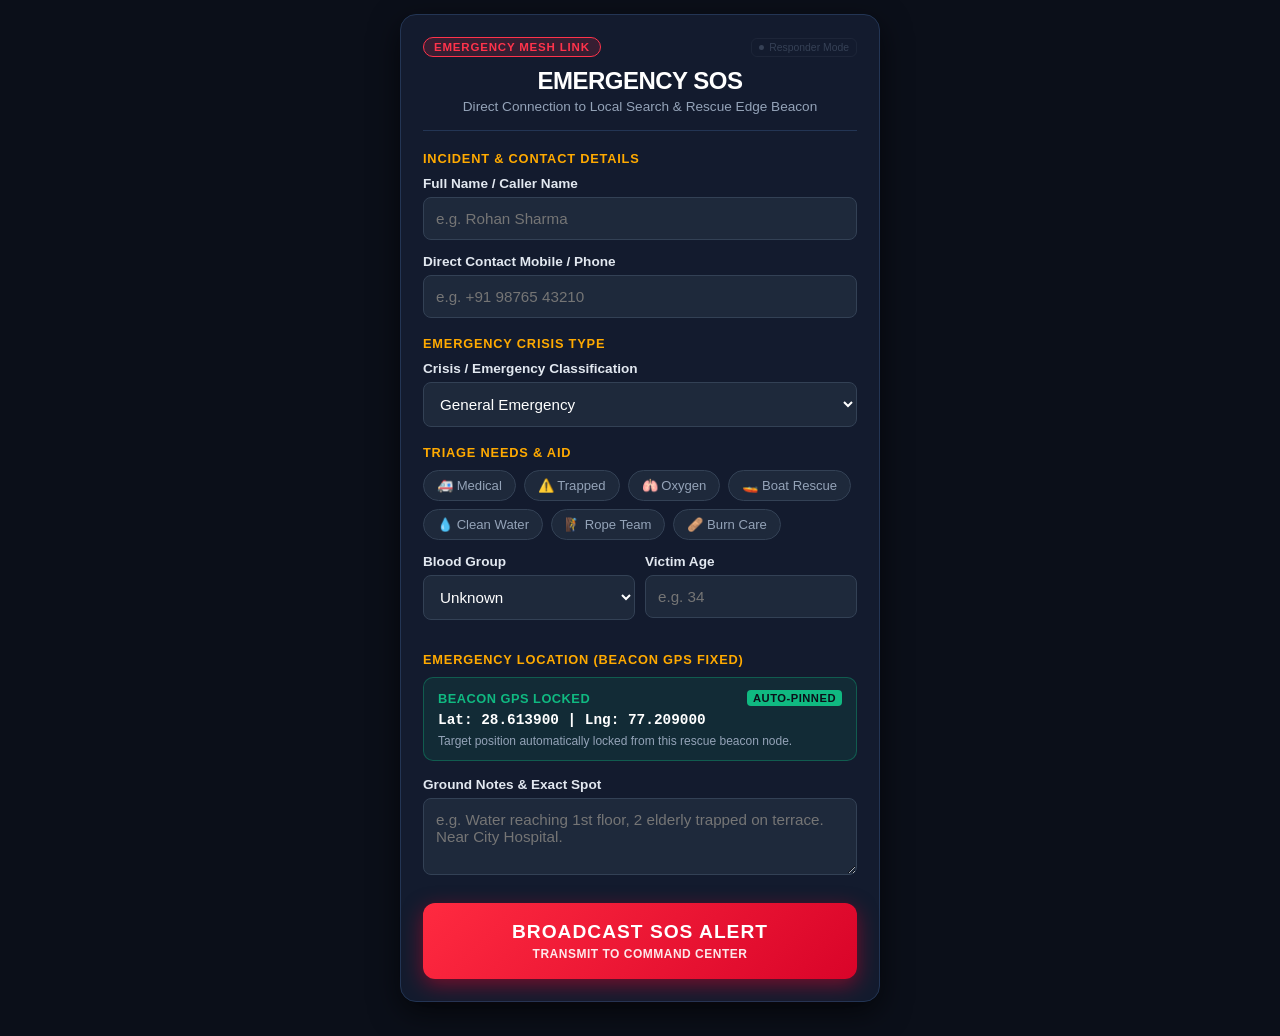
<file: ESP32FIles/data/index.html>
<!DOCTYPE html>
<html lang="en">
<head>
  <meta charset="UTF-8">
  <meta name="viewport" content="width=device-width, initial-scale=1.0, maximum-scale=1.0, user-scalable=no">
  <title>EMERGENCY SOS DISPATCH</title>
  <style>
    :root {
      --bg-color: #0b0f19;
      --card-bg: #131b2e;
      --card-border: #233554;
      --danger-red: #ff334b;
      --danger-glow: rgba(255, 51, 75, 0.4);
      --accent-amber: #ffaa00;
      --accent-cyan: #38bdf8;
      --cyan-glow: rgba(56, 189, 248, 0.4);
      --text-main: #f8fafc;
      --text-muted: #94a3b8;
      --input-bg: #1e293b;
      --input-border: #334155;
      --input-focus: #38bdf8;
      --success-green: #10b981;
    }

    * {
      box-sizing: border-box;
      margin: 0;
      padding: 0;
      font-family: -apple-system, BlinkMacSystemFont, "Segoe UI", Roboto, Helvetica, Arial, sans-serif;
    }

    body {
      background-color: var(--bg-color);
      color: var(--text-main);
      padding: 14px;
      display: flex;
      justify-content: center;
      align-items: flex-start;
      min-height: 100vh;
    }

    .container {
      width: 100%;
      max-width: 480px;
      background: var(--card-bg);
      border: 1px solid var(--card-border);
      border-radius: 16px;
      padding: 22px;
      box-shadow: 0 10px 30px rgba(0, 0, 0, 0.6);
      margin-bottom: 20px;
    }

    .header {
      border-bottom: 1px solid var(--card-border);
      padding-bottom: 16px;
      margin-bottom: 20px;
    }

    /* Top bar holding badge and stealth responder toggle */
    .header-top-row {
      display: flex;
      align-items: center;
      justify-content: space-between;
      margin-bottom: 10px;
    }

    .header-badge {
      display: inline-flex;
      align-items: center;
      gap: 6px;
      background: rgba(255, 51, 75, 0.15);
      color: var(--danger-red);
      border: 1px solid var(--danger-red);
      padding: 3px 10px;
      border-radius: 20px;
      font-size: 0.72rem;
      font-weight: 700;
      letter-spacing: 0.8px;
      text-transform: uppercase;
      animation: pulse-border 2s infinite;
      transition: all 0.3s ease;
    }

    .header-badge.volunteer-mode {
      background: rgba(56, 189, 248, 0.15);
      color: var(--accent-cyan);
      border-color: var(--accent-cyan);
      animation: pulse-cyan-border 2s infinite;
    }

    /* Very subtle / minimal stealth toggle - only known by volunteers */
    .stealth-responder-toggle {
      background: transparent;
      border: 1px solid rgba(148, 163, 184, 0.18);
      color: #64748b;
      padding: 3px 7px;
      border-radius: 6px;
      font-size: 0.65rem;
      font-weight: 500;
      display: inline-flex;
      align-items: center;
      gap: 5px;
      cursor: pointer;
      opacity: 0.42;
      outline: none;
      transition: all 0.25s ease;
      user-select: none;
    }

    .stealth-responder-toggle .stealth-indicator {
      width: 5px;
      height: 5px;
      border-radius: 50%;
      background: #64748b;
      transition: all 0.25s ease;
    }

    .stealth-responder-toggle:hover {
      opacity: 0.85;
      border-color: rgba(56, 189, 248, 0.4);
      color: #94a3b8;
    }

    .stealth-responder-toggle.active {
      opacity: 1;
      background: rgba(56, 189, 248, 0.12);
      border-color: var(--accent-cyan);
      color: var(--accent-cyan);
      font-weight: 700;
      box-shadow: 0 0 8px rgba(56, 189, 248, 0.25);
    }

    .stealth-responder-toggle.active .stealth-indicator {
      background: var(--accent-cyan);
      box-shadow: 0 0 6px var(--accent-cyan);
    }

    @keyframes pulse-border {
      0%, 100% { box-shadow: 0 0 0 0 var(--danger-glow); }
      50% { box-shadow: 0 0 10px 3px var(--danger-glow); }
    }

    @keyframes pulse-cyan-border {
      0%, 100% { box-shadow: 0 0 0 0 var(--cyan-glow); }
      50% { box-shadow: 0 0 10px 3px var(--cyan-glow); }
    }

    .header-text {
      text-align: center;
    }

    .header h1 {
      font-size: 1.5rem;
      font-weight: 800;
      letter-spacing: -0.5px;
      color: #ffffff;
      display: flex;
      align-items: center;
      justify-content: center;
      gap: 8px;
    }

    .header p {
      color: var(--text-muted);
      font-size: 0.85rem;
      margin-top: 4px;
    }

    .section-title {
      font-size: 0.8rem;
      font-weight: 700;
      text-transform: uppercase;
      letter-spacing: 0.8px;
      color: var(--accent-amber);
      margin: 18px 0 10px 0;
      display: flex;
      align-items: center;
      justify-content: space-between;
      gap: 6px;
    }

    .badge-critical {
      background: #ef4444;
      color: #ffffff;
      font-size: 0.65rem;
      font-weight: 800;
      padding: 2px 7px;
      border-radius: 4px;
      letter-spacing: 0.6px;
      text-transform: uppercase;
    }

    .form-group {
      margin-bottom: 14px;
    }

    label {
      display: block;
      font-size: 0.85rem;
      font-weight: 600;
      margin-bottom: 6px;
      color: #e2e8f0;
    }

    input[type="text"],
    input[type="tel"],
    input[type="number"],
    select,
    textarea {
      width: 100%;
      background: var(--input-bg);
      border: 1px solid var(--input-border);
      border-radius: 8px;
      color: #ffffff;
      padding: 12px;
      font-size: 0.95rem;
      transition: all 0.2s ease;
      outline: none;
    }

    input:focus,
    select:focus,
    textarea:focus {
      border-color: var(--input-focus);
      box-shadow: 0 0 0 2px rgba(56, 189, 248, 0.2);
    }

    .grid-2 {
      display: grid;
      grid-template-columns: 1fr 1fr;
      gap: 10px;
    }

    /* Auto Node GPS Card */
    .gps-lock-card {
      background: rgba(16, 185, 129, 0.1);
      border: 1px solid rgba(16, 185, 129, 0.35);
      border-radius: 10px;
      padding: 12px 14px;
      margin-bottom: 16px;
      display: flex;
      flex-direction: column;
      gap: 6px;
    }

    .gps-lock-header {
      display: flex;
      align-items: center;
      justify-content: space-between;
      color: #10b981;
      font-size: 0.8rem;
      font-weight: 800;
      text-transform: uppercase;
      letter-spacing: 0.5px;
    }

    .gps-lock-coords {
      font-size: 0.9rem;
      font-weight: 700;
      color: #ffffff;
      font-family: monospace;
    }

    .gps-lock-subtext {
      font-size: 0.75rem;
      color: var(--text-muted);
    }

    /* Needs Tag Chips */
    .chip-container {
      display: flex;
      flex-wrap: wrap;
      gap: 8px;
      margin-top: 6px;
    }

    .chip {
      background: var(--input-bg);
      border: 1px solid var(--input-border);
      border-radius: 20px;
      padding: 7px 13px;
      font-size: 0.82rem;
      color: var(--text-muted);
      cursor: pointer;
      user-select: none;
      transition: all 0.2s ease;
    }

    .chip.active {
      background: rgba(255, 170, 0, 0.2);
      border-color: var(--accent-amber);
      color: #ffd27a;
      font-weight: 600;
      box-shadow: 0 0 10px rgba(255, 170, 0, 0.2);
    }

    /* SOS & Backup Submit Button */
    .sos-button-wrapper {
      margin-top: 24px;
    }

    .sos-btn {
      width: 100%;
      background: linear-gradient(135deg, #ff2a40, #d90429);
      color: white;
      border: none;
      border-radius: 12px;
      padding: 18px 20px;
      font-size: 1.2rem;
      font-weight: 900;
      letter-spacing: 1px;
      cursor: pointer;
      display: flex;
      flex-direction: column;
      align-items: center;
      justify-content: center;
      gap: 4px;
      box-shadow: 0 6px 20px rgba(217, 4, 41, 0.5);
      transition: all 0.25s ease;
      animation: pulse-sos 1.8s infinite;
    }

    .sos-btn:active {
      transform: scale(0.98);
    }

    .sos-btn span.subtext {
      font-size: 0.75rem;
      font-weight: 600;
      letter-spacing: 0.5px;
      opacity: 0.9;
      text-transform: uppercase;
    }

    .sos-btn.volunteer-mode {
      background: linear-gradient(135deg, #0284c7, #1d4ed8);
      box-shadow: 0 6px 20px rgba(29, 78, 216, 0.5);
      animation: pulse-volunteer 1.8s infinite;
    }

    @keyframes pulse-sos {
      0%, 100% { box-shadow: 0 0 0 0 rgba(255, 51, 75, 0.6); }
      50% { box-shadow: 0 0 20px 8px rgba(255, 51, 75, 0.3); }
    }

    @keyframes pulse-volunteer {
      0%, 100% { box-shadow: 0 0 0 0 rgba(56, 189, 248, 0.6); }
      50% { box-shadow: 0 0 20px 8px rgba(56, 189, 248, 0.3); }
    }

    /* Confirmation Modal */
    .overlay {
      display: none;
      position: fixed;
      top: 0;
      left: 0;
      width: 100%;
      height: 100%;
      background: rgba(11, 15, 25, 0.95);
      backdrop-filter: blur(8px);
      z-index: 100;
      justify-content: center;
      align-items: center;
      padding: 20px;
    }

    .overlay-card {
      background: var(--card-bg);
      border: 2px solid var(--success-green);
      border-radius: 16px;
      padding: 30px 20px;
      text-align: center;
      max-width: 420px;
      width: 100%;
      box-shadow: 0 10px 40px rgba(16, 185, 129, 0.3);
    }

    .overlay-icon {
      font-size: 3rem;
      margin-bottom: 12px;
    }

    .overlay-title {
      font-size: 1.35rem;
      font-weight: 800;
      color: #ffffff;
      margin-bottom: 8px;
    }

    .overlay-desc {
      color: var(--text-muted);
      font-size: 0.9rem;
      line-height: 1.45;
      margin-bottom: 20px;
    }

    .reset-btn {
      background: #334155;
      color: white;
      border: none;
      padding: 10px 20px;
      border-radius: 8px;
      font-weight: 600;
      cursor: pointer;
    }
  </style>
</head>
<body>

  <div class="container">

    <div class="header">
      <div class="header-top-row">
        <div class="header-badge" id="headerBadge">EMERGENCY MESH LINK</div>
        <!-- MINIMAL DISCREET RESPONDER TOGGLE -->
        <button type="button" class="stealth-responder-toggle" id="stealthToggleBtn" onclick="toggleRole()" title="Field Responder Mode Toggle">
          <span class="stealth-indicator"></span>
          <span id="stealthLabel">Responder Mode</span>
        </button>
      </div>
      <div class="header-text">
        <h1 id="headerTitle">EMERGENCY SOS</h1>
        <p id="headerSubtitle">Direct Connection to Local Search & Rescue Edge Beacon</p>
      </div>
    </div>

    <!-- MAIN FORM -->
    <form id="sosForm" onsubmit="submitSOS(event)">
      <input type="hidden" name="user_role" id="user_role" value="citizen">

      <!-- SHARED CONTACT DETAILS -->
      <div class="section-title">
        <span id="contactSectionTitle">Incident & Contact Details</span>
      </div>

      <div class="form-group">
        <label for="victim_name" id="nameLabel">Full Name / Caller Name</label>
        <input type="text" id="victim_name" name="victim_name" placeholder="e.g. Rohan Sharma">
      </div>

      <div class="form-group">
        <label for="phone" id="phoneLabel">Direct Contact Mobile / Phone</label>
        <input type="tel" id="phone" name="phone" placeholder="e.g. +91 98765 43210">
      </div>

      <!-- CITIZEN TRIAGE FIELDS (VISIBLE BY DEFAULT FOR CITIZENS) -->
      <div id="citizenFields">
        <div class="section-title">Emergency Crisis Type</div>

        <div class="form-group">
          <label for="emergency_type">Crisis / Emergency Classification</label>
          <select id="emergency_type" name="emergency_type">
            <option value="General Emergency" selected>General Emergency</option>
            <option value="Flood">Flood</option>
            <option value="Earthquake">Earthquake</option>
            <option value="Fire">Fire</option>
            <option value="Chemical Leak">Chemical Leak</option>
            <option value="Building Collapse">Building Collapse</option>
            <option value="Medical Trauma">Medical Trauma</option>
            <option value="Trapped / Structural">Trapped / Structural</option>
          </select>
        </div>

        <div class="section-title">Triage Needs & Aid</div>

        <div class="form-group">
          <div class="chip-container">
            <div class="chip" onclick="toggleChip(this, 'Medical')">🚑 Medical</div>
            <div class="chip" onclick="toggleChip(this, 'Trapped')">⚠️ Trapped</div>
            <div class="chip" onclick="toggleChip(this, 'Oxygen')">🫁 Oxygen</div>
            <div class="chip" onclick="toggleChip(this, 'Boat Rescue')">🚤 Boat Rescue</div>
            <div class="chip" onclick="toggleChip(this, 'Clean Water')">💧 Clean Water</div>
            <div class="chip" onclick="toggleChip(this, 'Rope Team')">🧗 Rope Team</div>
            <div class="chip" onclick="toggleChip(this, 'Burn Care')">🩹 Burn Care</div>
          </div>
          <input type="hidden" id="quick_needs" name="quick_needs" value="">
        </div>

        <div class="grid-2">
          <div class="form-group">
            <label for="blood_type">Blood Group</label>
            <select id="blood_type" name="blood_type">
              <option value="Unknown" selected>Unknown</option>
              <option value="A+">A+</option>
              <option value="A-">A-</option>
              <option value="B+">B+</option>
              <option value="B-">B-</option>
              <option value="O+">O+</option>
              <option value="O-">O-</option>
              <option value="AB+">AB+</option>
              <option value="AB-">AB-</option>
            </select>
          </div>

          <div class="form-group">
            <label for="age">Victim Age</label>
            <input type="number" id="age" name="age" min="0" max="130" placeholder="e.g. 34">
          </div>
        </div>
      </div>

      <!-- VOLUNTEER BACKUP FIELDS (REVEALED ONLY IN VOLUNTEER MODE) -->
      <div id="volunteerFields" style="display: none;">
        <div class="section-title" style="color: var(--accent-cyan);">
          <span>Field Reinforcement Request</span>
          <span class="badge-critical">CRITICAL</span>
        </div>

        <div class="form-group">
          <label for="volunteer_id">Volunteer ID / Responder Tag</label>
          <input type="text" id="volunteer_id" name="volunteer_id" placeholder="e.g. VOL-4821 / Squad Alpha">
        </div>

        <div class="form-group">
          <label for="backup_type">Backup Type</label>
          <select id="backup_type" name="backup_type">
            <option value="Medical" selected>Medical</option>
            <option value="Search & Rescue">Search & Rescue</option>
            <option value="Heavy Debris">Heavy Debris</option>
            <option value="Water Extraction">Water Extraction</option>
          </select>
        </div>

        <div class="form-group">
          <label for="personnel_needed">Personnel Needed</label>
          <input type="number" id="personnel_needed" name="personnel_needed" min="1" max="50" value="2" placeholder="e.g. 3">
        </div>
      </div>

      <!-- AUTO PRE-LOADED NODE GPS LOCATION -->
      <div class="section-title">Emergency Location (Beacon GPS Fixed)</div>
      
      <div class="gps-lock-card">
        <div class="gps-lock-header">
          <span>Beacon GPS Locked</span>
          <span style="font-size:0.7rem; background:#10b981; color:#0b0f19; padding:2px 6px; border-radius:4px; font-weight:800;">AUTO-PINNED</span>
        </div>
        <div class="gps-lock-coords" id="displayCoords">
          Lat: 28.613900 | Lng: 77.209000
        </div>
        <div class="gps-lock-subtext">
          Target position automatically locked from this rescue beacon node.
        </div>
      </div>

      <!-- Hidden inputs storing the node coordinates -->
      <input type="hidden" id="gps_lat" name="gps_lat" value="28.613900">
      <input type="hidden" id="gps_lng" name="gps_lng" value="77.209000">

      <!-- SITUATIONAL GROUND NOTES -->
      <div class="form-group">
        <label for="message" id="messageLabel">Ground Notes & Exact Spot</label>
        <textarea id="message" name="message" rows="3" placeholder="e.g. Water reaching 1st floor, 2 elderly trapped on terrace. Near City Hospital."></textarea>
      </div>

      <!-- SUBMISSION BUTTON -->
      <div class="sos-button-wrapper">
        <button type="submit" id="submitBtn" class="sos-btn">
          <span id="btnMainText">BROADCAST SOS ALERT</span>
          <span class="subtext" id="btnSubText">TRANSMIT TO COMMAND CENTER</span>
        </button>
      </div>

    </form>
  </div>

  <!-- Confirmation Modal -->
  <div id="confirmationOverlay" class="overlay">
    <div class="overlay-card">
      <div class="overlay-icon" id="confirmIcon">&#10003;</div>
      <div class="overlay-title" id="confirmTitle">SOS TRANSMITTED!</div>
      <div class="overlay-desc" id="confirmDesc">
        Your distress report and beacon GPS coordinates have been registered and transmitted to the rescue command network. Stay in a safe position.
      </div>
      <button class="reset-btn" onclick="closeConfirmation()">Submit Another Report</button>
    </div>
  </div>

  <script>
    let activeRole = 'citizen';
    const selectedNeeds = new Set();

    function toggleRole() {
      setRole(activeRole === 'citizen' ? 'volunteer' : 'citizen');
    }

    function setRole(role) {
      activeRole = role;
      const stealthBtn = document.getElementById('stealthToggleBtn');
      const stealthLabel = document.getElementById('stealthLabel');
      const hiddenRole = document.getElementById('user_role');
      const citizenFields = document.getElementById('citizenFields');
      const volunteerFields = document.getElementById('volunteerFields');
      const headerBadge = document.getElementById('headerBadge');
      const headerTitle = document.getElementById('headerTitle');
      const submitBtn = document.getElementById('submitBtn');
      const btnMainText = document.getElementById('btnMainText');
      const btnSubText = document.getElementById('btnSubText');
      const nameLabel = document.getElementById('nameLabel');
      const nameInput = document.getElementById('victim_name');
      const messageLabel = document.getElementById('messageLabel');

      if (hiddenRole) hiddenRole.value = role;

      if (role === 'volunteer') {
        stealthBtn.classList.add('active');
        stealthLabel.innerText = 'Responder Active (Exit)';

        citizenFields.style.display = 'none';
        volunteerFields.style.display = 'block';

        headerBadge.innerText = 'VOLUNTEER FIELD MESH';
        headerBadge.classList.add('volunteer-mode');
        headerTitle.innerText = 'VOLUNTEER BACKUP';

        nameLabel.innerText = 'Volunteer Name / Lead Responder';
        nameInput.placeholder = 'e.g. Commander Sarah Chen';
        messageLabel.innerText = 'Field Situation & Reinforcement Notes';

        submitBtn.classList.add('volunteer-mode');
        btnMainText.innerText = 'BROADCAST BACKUP REQUEST';
        btnSubText.innerText = 'LOCAL UDP & HIGH-PRIORITY MESH PUSH';
      } else {
        stealthBtn.classList.remove('active');
        stealthLabel.innerText = 'Responder Mode';

        volunteerFields.style.display = 'none';
        citizenFields.style.display = 'block';

        headerBadge.innerText = 'EMERGENCY MESH LINK';
        headerBadge.classList.remove('volunteer-mode');
        headerTitle.innerText = 'EMERGENCY SOS';

        nameLabel.innerText = 'Full Name / Caller Name';
        nameInput.placeholder = 'e.g. Rohan Sharma';
        messageLabel.innerText = 'Ground Notes & Exact Spot';

        submitBtn.classList.remove('volunteer-mode');
        btnMainText.innerText = 'BROADCAST SOS ALERT';
        btnSubText.innerText = 'TRANSMIT TO COMMAND CENTER';
      }
    }

    function toggleChip(el, need) {
      if (selectedNeeds.has(need)) {
        selectedNeeds.delete(need);
        el.classList.remove('active');
      } else {
        selectedNeeds.add(need);
        el.classList.add('active');
      }
      document.getElementById('quick_needs').value = Array.from(selectedNeeds).join(', ');
    }

    function submitSOS(event) {
      event.preventDefault();
      const btn = document.getElementById('submitBtn');
      btn.disabled = true;
      btn.innerHTML = '<span>TRANSMITTING...</span>';

      const isVolunteer = (activeRole === 'volunteer');
      const callerName = document.getElementById('victim_name').value.trim() || (isVolunteer ? "Field Volunteer" : "Emergency Caller");
      const phone = document.getElementById('phone').value.trim() || "N/A";
      const lat = parseFloat(document.getElementById('gps_lat').value) || 28.613900;
      const lng = parseFloat(document.getElementById('gps_lng').value) || 77.209000;
      const notes = document.getElementById('message').value.trim() || "";

      let payload = {
        sender_name: callerName,
        victim_name: callerName,
        sender_phone: phone,
        phone: phone,
        latitude: lat,
        gps_lat: lat,
        longitude: lng,
        gps_lng: lng,
        message: notes
      };

      if (isVolunteer) {
        const volunteerId = document.getElementById('volunteer_id').value.trim() || "VOL-UNASSIGNED";
        const backupType = document.getElementById('backup_type').value || "Search & Rescue";
        const personnelNeeded = parseInt(document.getElementById('personnel_needed').value) || 1;

        // Specific volunteer payload attributes
        payload.alert_type = "VOLUNTEER_BACKUP";
        payload.priority = "CRITICAL";
        payload.volunteer_id = volunteerId;
        payload.backup_type = backupType;
        payload.personnel_needed = personnelNeeded;
        payload.emergency_type = "Volunteer Backup: " + backupType;
        payload.event = "VOLUNTEER_BACKUP";
      } else {
        payload.alert_type = "CITIZEN_SOS";
        payload.priority = "HIGH";
        payload.emergency_type = document.getElementById('emergency_type').value || "General Emergency";
        payload.medical_needs = document.getElementById('quick_needs').value.trim() || "";
        payload.quick_needs = document.getElementById('quick_needs').value.trim() || "";
        payload.blood_type = document.getElementById('blood_type').value || "Unknown";
        payload.age = parseInt(document.getElementById('age').value) || null;
        payload.event = "SOS_DISPATCH";
      }

      fetch('/submit-sos', {
        method: 'POST',
        headers: { 'Content-Type': 'application/json' },
        body: JSON.stringify(payload)
      })
      .then(res => res.json())
      .then(data => {
        if (isVolunteer) {
          document.getElementById('confirmIcon').innerText = '🛡️';
          document.getElementById('confirmTitle').innerText = 'BACKUP REQUEST DISPATCHED!';
          document.getElementById('confirmDesc').innerText = 'CRITICAL volunteer reinforcement alert broadcasted locally over UDP (Port 19700) and queued ahead of telemetry across the ESP-MESH backbone.';
        } else {
          document.getElementById('confirmIcon').innerText = '✓';
          document.getElementById('confirmTitle').innerText = 'SOS TRANSMITTED!';
          document.getElementById('confirmDesc').innerText = 'Your distress report and beacon GPS coordinates have been registered and transmitted to the rescue command network. Stay in a safe position.';
        }
        document.getElementById('confirmationOverlay').style.display = 'flex';
        btn.disabled = false;
        setRole(activeRole);
      })
      .catch(err => {
        if (isVolunteer) {
          document.getElementById('confirmIcon').innerText = '🛡️';
          document.getElementById('confirmTitle').innerText = 'BACKUP REQUEST QUEUED!';
          document.getElementById('confirmDesc').innerText = 'Emergency reinforcement payload captured by edge beacon node and queued for local responders.';
        } else {
          document.getElementById('confirmIcon').innerText = '✓';
          document.getElementById('confirmTitle').innerText = 'SOS TRANSMITTED!';
          document.getElementById('confirmDesc').innerText = 'Your distress report and beacon GPS coordinates have been registered and transmitted to the rescue command network. Stay in a safe position.';
        }
        document.getElementById('confirmationOverlay').style.display = 'flex';
        btn.disabled = false;
        setRole(activeRole);
      });
    }

    function closeConfirmation() {
      document.getElementById('confirmationOverlay').style.display = 'none';
      document.getElementById('sosForm').reset();
      selectedNeeds.clear();
      document.querySelectorAll('.chip').forEach(c => c.classList.remove('active'));
      setRole('citizen');
    }
  </script>
</body>
</html>
</file>
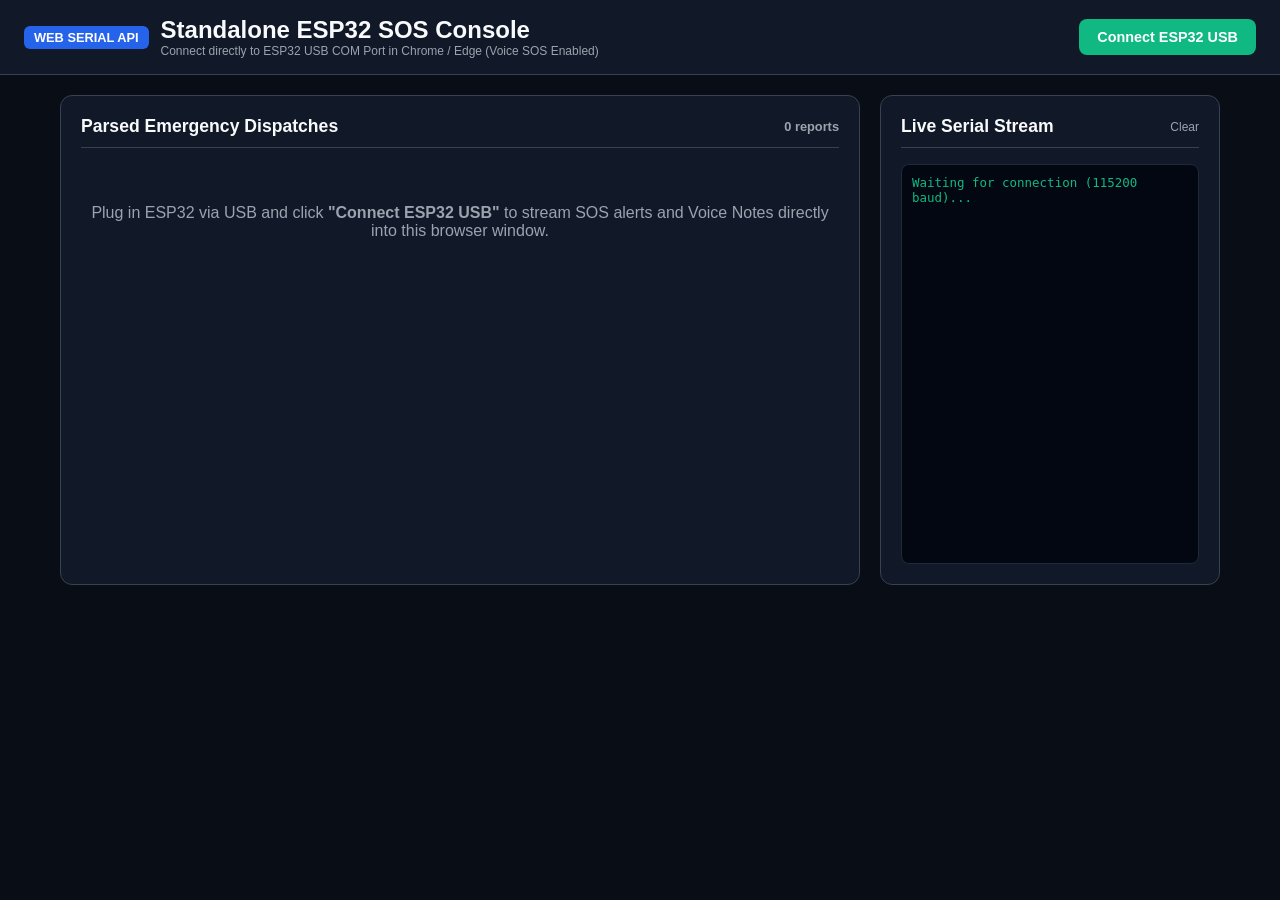
<file: ESP32FIles/web_serial_dashboard.html>
<!DOCTYPE html>
<html lang="en">
<head>
  <meta charset="UTF-8">
  <meta name="viewport" content="width=device-width, initial-scale=1.0">
  <title>Browser Web-Serial SOS Receiver (With Voice SOS Player)</title>
  <style>
    :root {
      --bg-dark: #090d16;
      --panel-bg: #111827;
      --card-bg: #1f2937;
      --border-color: #374151;
      --danger-red: #ef4444;
      --accent-cyan: #06b6d4;
      --accent-amber: #f59e0b;
      --badge-voice: #f43f5e;
      --text-white: #f9fafb;
      --text-dim: #9ca3af;
    }

    * {
      box-sizing: border-box;
      margin: 0;
      padding: 0;
      font-family: -apple-system, BlinkMacSystemFont, "Segoe UI", Roboto, sans-serif;
    }

    body {
      background-color: var(--bg-dark);
      color: var(--text-white);
      min-height: 100vh;
      display: flex;
      flex-direction: column;
    }

    header {
      background: var(--panel-bg);
      border-bottom: 1px solid var(--border-color);
      padding: 16px 24px;
      display: flex;
      justify-content: space-between;
      align-items: center;
      flex-wrap: wrap;
      gap: 12px;
    }

    .brand {
      display: flex;
      align-items: center;
      gap: 12px;
    }

    .brand-tag {
      background: #2563eb;
      color: white;
      font-weight: 800;
      padding: 4px 10px;
      border-radius: 6px;
      font-size: 0.8rem;
    }

    .btn-connect {
      background: #10b981;
      color: white;
      border: none;
      padding: 10px 18px;
      border-radius: 8px;
      font-weight: 700;
      font-size: 0.9rem;
      cursor: pointer;
      display: flex;
      align-items: center;
      gap: 8px;
      transition: background 0.2s;
    }
    .btn-connect:hover { background: #059669; }
    .btn-connect.connected { background: #dc2626; }

    .main-container {
      max-width: 1200px;
      width: 100%;
      margin: 20px auto;
      padding: 0 20px;
      display: grid;
      grid-template-columns: 1fr 340px;
      gap: 20px;
    }

    @media (max-width: 850px) {
      .main-container {
        grid-template-columns: 1fr;
      }
    }

    .feed-panel, .log-panel {
      background: var(--panel-bg);
      border: 1px solid var(--border-color);
      border-radius: 12px;
      padding: 20px;
    }

    .feed-title {
      font-size: 1.1rem;
      font-weight: 700;
      margin-bottom: 16px;
      display: flex;
      justify-content: space-between;
      align-items: center;
      border-bottom: 1px solid var(--border-color);
      padding-bottom: 10px;
    }

    .sos-card {
      background: var(--card-bg);
      border: 1px solid var(--border-color);
      border-left: 5px solid var(--danger-red);
      border-radius: 10px;
      padding: 16px;
      margin-bottom: 14px;
      box-shadow: 0 4px 12px rgba(0,0,0,0.3);
      animation: fadeIn 0.3s;
    }

    @keyframes fadeIn {
      from { opacity: 0; transform: translateY(-8px); }
      to { opacity: 1; transform: translateY(0); }
    }

    .sos-card.voice-sos-highlight {
      border-left-color: var(--badge-voice);
      box-shadow: 0 4px 18px rgba(244, 63, 94, 0.25);
    }

    .victim-header {
      display: flex;
      justify-content: space-between;
      align-items: center;
      margin-bottom: 10px;
      flex-wrap: wrap;
      gap: 6px;
    }

    .victim-name {
      font-size: 1.1rem;
      font-weight: 800;
    }

    .badge-type {
      background: var(--danger-red);
      color: white;
      padding: 3px 8px;
      border-radius: 6px;
      font-size: 0.75rem;
      font-weight: 700;
    }

    .voice-tag-badge {
      background: rgba(244, 63, 94, 0.25);
      border: 1px solid var(--badge-voice);
      color: #fda4af;
      padding: 3px 8px;
      border-radius: 6px;
      font-size: 0.75rem;
      font-weight: 800;
    }

    .grid-info {
      display: grid;
      grid-template-columns: 1fr 1fr;
      gap: 8px;
      background: rgba(0,0,0,0.25);
      padding: 10px;
      border-radius: 6px;
      font-size: 0.85rem;
      margin-bottom: 10px;
    }

    /* Embedded Voice Player */
    .voice-player-box {
      background: linear-gradient(135deg, rgba(244, 63, 94, 0.15), rgba(17, 24, 39, 0.95));
      border: 1px solid rgba(244, 63, 94, 0.4);
      border-radius: 8px;
      padding: 10px 12px;
      margin-bottom: 10px;
      display: flex;
      flex-direction: column;
      gap: 6px;
    }

    .voice-player-top {
      display: flex;
      justify-content: space-between;
      font-size: 0.75rem;
      font-weight: 800;
      color: #fda4af;
    }

    .voice-controls-row {
      display: flex;
      align-items: center;
      gap: 10px;
    }

    .btn-play-voice-sm {
      background: #f43f5e;
      color: white;
      border: none;
      padding: 6px 12px;
      border-radius: 6px;
      font-size: 0.8rem;
      font-weight: 700;
      cursor: pointer;
      display: inline-flex;
      align-items: center;
      gap: 4px;
    }

    .btn-play-voice-sm:hover { background: #e11d48; }

    .audio-eq-bars {
      display: flex;
      align-items: center;
      gap: 2px;
      height: 18px;
    }

    .audio-eq-bars .eq-bar {
      width: 3px;
      height: 4px;
      background: #f43f5e;
      border-radius: 2px;
    }

    .audio-eq-bars.playing .eq-bar {
      animation: eq-bounce 0.6s infinite alternate ease-in-out;
    }
    .audio-eq-bars.playing .eq-bar:nth-child(1) { animation-delay: 0.1s; }
    .audio-eq-bars.playing .eq-bar:nth-child(2) { animation-delay: 0.3s; }
    .audio-eq-bars.playing .eq-bar:nth-child(3) { animation-delay: 0.15s; }
    .audio-eq-bars.playing .eq-bar:nth-child(4) { animation-delay: 0.4s; }

    @keyframes eq-bounce {
      0% { height: 4px; }
      100% { height: 16px; }
    }

    .seek-bar-sm {
      flex: 1;
      accent-color: #f43f5e;
      cursor: pointer;
      height: 4px;
    }

    .notes-box {
      font-style: italic;
      color: #e5e7eb;
      font-size: 0.88rem;
      margin-bottom: 12px;
      padding-left: 8px;
      border-left: 2px solid var(--accent-cyan);
    }

    .card-footer-actions {
      display: flex;
      gap: 8px;
      align-items: center;
      flex-wrap: wrap;
    }

    .btn-map {
      display: inline-block;
      background: #0284c7;
      color: white;
      text-decoration: none;
      padding: 6px 12px;
      border-radius: 6px;
      font-size: 0.8rem;
      font-weight: 600;
    }

    .btn-tts-sm {
      background: rgba(244, 63, 94, 0.2);
      border: 1px solid #f43f5e;
      color: #fda4af;
      padding: 6px 12px;
      border-radius: 6px;
      font-size: 0.8rem;
      font-weight: 600;
      cursor: pointer;
    }
    .btn-tts-sm:hover { background: #f43f5e; color: white; }

    .serial-log {
      width: 100%;
      height: 400px;
      background: #030712;
      border: 1px solid #1f2937;
      border-radius: 8px;
      color: #10b981;
      font-family: monospace;
      font-size: 0.78rem;
      padding: 10px;
      overflow-y: auto;
      white-space: pre-wrap;
    }
  </style>
</head>
<body>

  <header>
    <div class="brand">
      <span class="brand-tag">WEB SERIAL API</span>
      <div>
        <h2>Standalone ESP32 SOS Console</h2>
        <p style="font-size:0.75rem; color:var(--text-dim);">Connect directly to ESP32 USB COM Port in Chrome / Edge (Voice SOS Enabled)</p>
      </div>
    </div>

    <button id="btnConnect" class="btn-connect" onclick="toggleSerial()">
      Connect ESP32 USB
    </button>
  </header>

  <div class="main-container">
    
    <!-- Feed -->
    <div class="feed-panel">
      <div class="feed-title">
        <span>Parsed Emergency Dispatches</span>
        <span id="badgeCount" style="font-size:0.8rem; color:var(--text-dim);">0 reports</span>
      </div>

      <div id="cardsContainer">
        <p style="color:var(--text-dim); text-align:center; padding: 40px 0;">
          Plug in ESP32 via USB and click <strong>"Connect ESP32 USB"</strong> to stream SOS alerts and Voice Notes directly into this browser window.
        </p>
      </div>
    </div>

    <!-- Raw Serial Monitor -->
    <div class="log-panel">
      <div class="feed-title">
        <span>Live Serial Stream</span>
        <button onclick="clearLog()" style="background:none; border:none; color:var(--text-dim); cursor:pointer; font-size:0.75rem;">Clear</button>
      </div>
      <div id="serialLog" class="serial-log">Waiting for connection (115200 baud)...&#10;</div>
    </div>

  </div>

  <script>
    let port = null;
    let reader = null;
    let keepReading = false;
    let sosCount = 0;

    const btnConnect = document.getElementById('btnConnect');
    const serialLog = document.getElementById('serialLog');
    const cardsContainer = document.getElementById('cardsContainer');

    function logToScreen(text) {
      const display = text.length > 120 ? text.substring(0, 60) + '... [TRUNCATED] ...' + text.substring(text.length - 30) : text;
      serialLog.textContent += display + "\n";
      serialLog.scrollTop = serialLog.scrollHeight;
    }

    function clearLog() {
      serialLog.textContent = "";
    }

    function speakAlert(caller, type, message) {
      try {
        if ('speechSynthesis' in window) {
          window.speechSynthesis.cancel();
          const utterance = new SpeechSynthesisUtterance(`Emergency SOS Alert from ${caller}. Incident type: ${type}. Notes: ${message}`);
          window.speechSynthesis.speak(utterance);
        }
      } catch (e) {}
    }

    async function toggleSerial() {
      if (port) {
        keepReading = false;
        if (reader) await reader.cancel();
        await port.close();
        port = null;
        btnConnect.innerText = "Connect ESP32 USB";
        btnConnect.classList.remove('connected');
        logToScreen("[DISCONNECTED] Serial port closed.");
        return;
      }

      if (!("serial" in navigator)) {
        alert("Web Serial API is supported in Google Chrome, Microsoft Edge, and Opera.\nPlease use a supported browser.");
        return;
      }

      try {
        port = await navigator.serial.requestPort();
        await port.open({ baudRate: 115200 });
        keepReading = true;
        btnConnect.innerText = "Disconnect USB";
        btnConnect.classList.add('connected');
        logToScreen("[CONNECTED] Listening on 115200 baud...");

        readSerialLoop();
      } catch (err) {
        logToScreen("[ERROR] " + err.message);
      }
    }

    async function readSerialLoop() {
      const textDecoder = new TextDecoderStream();
      const readableStreamClosed = port.readable.pipeTo(textDecoder.writable);
      reader = textDecoder.readable.getReader();

      let buffer = "";
      let inSosBlock = false;
      let sosLines = [];

      try {
        while (keepReading) {
          const { value, done } = await reader.read();
          if (done) break;
          if (value) {
            buffer += value;
            let lines = buffer.split("\n");
            buffer = lines.pop();

            for (let line of lines) {
              line = line.trim();
              if (!line) continue;
              logToScreen(line);

              if (line === "---SOS_START---") {
                inSosBlock = true;
                sosLines = [];
                continue;
              } else if (line === "---SOS_END---") {
                inSosBlock = false;
                try {
                  const data = JSON.parse(sosLines.join(""));
                  renderCard(data);
                } catch (e) {
                  logToScreen("[PARSE ERROR] " + e.message);
                }
                sosLines = [];
                continue;
              }

              if (inSosBlock) {
                sosLines.push(line);
              } else if (line.startsWith("{") && line.endsWith("}")) {
                try {
                  const data = JSON.parse(line);
                  if (data.victim_name || data.sender_name) {
                    renderCard(data);
                  }
                } catch (e) {}
              }
            }
          }
        }
      } catch (e) {
        logToScreen("[STREAM ERROR] " + e.message);
      } finally {
        reader.releaseLock();
      }
    }

    function renderCard(data) {
      sosCount++;
      document.getElementById('badgeCount').innerText = `${sosCount} reports`;

      if (sosCount === 1) {
        cardsContainer.innerHTML = "";
      }

      const alertId = data.id || ('ws-' + Date.now());
      const hasVoice = Boolean(data.voice_note);
      const name = data.victim_name || data.sender_name || "Unknown Caller";
      const phone = data.phone || data.sender_phone || "N/A";
      const lat = parseFloat(data.latitude || data.gps_lat) || 28.613900;
      const lng = parseFloat(data.longitude || data.gps_lng) || 77.209000;
      const beaconId = data.beacon_node_id || "RESCUE-BEACON-04";
      const type = data.emergency_type || "Emergency";
      const needs = data.quick_needs || data.medical_needs || "None specified";
      const blood = data.blood_type || "Unknown";
      const age = data.age || "N/A";
      const notes = data.message || "No notes provided";
      const voiceDuration = data.voice_duration_sec || 0;
      const mapUrl = `https://www.google.com/maps?q=${lat},${lng}`;

      let voiceHtml = '';
      if (hasVoice) {
        voiceHtml = `
          <div class="voice-player-box">
            <div class="voice-player-top">
              <span>EMERGENCY VOICE AUDIO BEACON</span>
              <span>${voiceDuration ? voiceDuration + 's' : 'Audio attached'}</span>
            </div>
            <audio id="ws-audio-${alertId}" src="${data.voice_note}" preload="metadata"></audio>
            <div class="voice-controls-row">
              <button type="button" id="ws-btn-${alertId}" class="btn-play-voice-sm" onclick="toggleWebVoice('${alertId}')">
                ▶ Play
              </button>
              <div class="audio-eq-bars" id="ws-eq-${alertId}">
                <span class="eq-bar"></span><span class="eq-bar"></span><span class="eq-bar"></span><span class="eq-bar"></span>
              </div>
              <input type="range" id="ws-seek-${alertId}" class="seek-bar-sm" min="0" max="100" value="0" oninput="seekWebVoice('${alertId}', this.value)">
              <span id="ws-time-${alertId}" style="font-family:monospace; font-size:0.75rem; color:var(--text-dim);">00:00</span>
            </div>
          </div>
        `;
      }

      const card = document.createElement('div');
      card.className = 'sos-card' + (hasVoice ? ' voice-sos-highlight' : '');
      card.id = `card-${alertId}`;
      card.innerHTML = `
        <div class="victim-header">
          <span class="victim-name">${escapeHtml(name)}</span>
          <div style="display:flex; gap:6px; align-items:center;">
            ${hasVoice ? '<span class="voice-tag-badge">VOICE SOS</span>' : ''}
            <span class="badge-type">${escapeHtml(type)}</span>
          </div>
        </div>
        <div style="background:rgba(16,185,129,0.15); border:1px solid #10b981; border-radius:6px; padding:4px 8px; font-size:0.75rem; margin-bottom:8px; display:flex; justify-content:space-between;">
          <span><strong>Node:</strong> ${escapeHtml(beaconId)}</span>
          <span style="color:#10b981; font-weight:700;">Auto-Pinned GPS</span>
        </div>
        <div class="grid-info">
          <div><strong>Phone:</strong> ${escapeHtml(phone)}</div>
          <div><strong>GPS:</strong> ${lat.toFixed(5)}, ${lng.toFixed(5)}</div>
          <div><strong>Blood:</strong> ${escapeHtml(blood)}</div>
          <div><strong>Age:</strong> ${escapeHtml(age)}</div>
        </div>
        <div style="font-size:0.85rem; margin-bottom:8px;"><strong>Aid Needs:</strong> ${escapeHtml(needs)}</div>
        ${voiceHtml}
        <div class="notes-box">"${escapeHtml(notes)}"</div>
        <div class="card-footer-actions">
          <a href="${mapUrl}" target="_blank" class="btn-map">View Location on Map</a>
          <button class="btn-tts-sm" onclick="speakAlert('${escapeHtml(name)}', '${escapeHtml(type)}', '${escapeHtml(notes)}')">Read Aloud</button>
        </div>
      `;

      cardsContainer.insertBefore(card, cardsContainer.firstChild);

      if (hasVoice) {
        setupWebAudioEvents(alertId);
      }
    }

    function setupWebAudioEvents(alertId) {
      const audio = document.getElementById(`ws-audio-${alertId}`);
      const seek = document.getElementById(`ws-seek-${alertId}`);
      const timeLabel = document.getElementById(`ws-time-${alertId}`);
      const playBtn = document.getElementById(`ws-btn-${alertId}`);
      const eq = document.getElementById(`ws-eq-${alertId}`);

      if (!audio) return;

      audio.addEventListener('timeupdate', () => {
        if (audio.duration) {
          seek.value = (audio.currentTime / audio.duration) * 100;
          timeLabel.innerText = formatTime(audio.currentTime) + ' / ' + formatTime(audio.duration);
        }
      });

      audio.addEventListener('ended', () => {
        playBtn.innerText = 'Play';
        eq.classList.remove('playing');
        seek.value = 0;
      });
    }

    function toggleWebVoice(alertId) {
      const audio = document.getElementById(`ws-audio-${alertId}`);
      const playBtn = document.getElementById(`ws-btn-${alertId}`);
      const eq = document.getElementById(`ws-eq-${alertId}`);

      if (!audio) return;

      if (audio.paused) {
        document.querySelectorAll('audio').forEach(a => { if (a !== audio) a.pause(); });
        audio.play();
        playBtn.innerText = 'Pause';
        eq.classList.add('playing');
      } else {
        audio.pause();
        playBtn.innerText = 'Play';
        eq.classList.remove('playing');
      }
    }

    function seekWebVoice(alertId, val) {
      const audio = document.getElementById(`ws-audio-${alertId}`);
      if (audio && audio.duration) {
        audio.currentTime = (val / 100) * audio.duration;
      }
    }

    function formatTime(sec) {
      if (isNaN(sec)) return '00:00';
      const m = Math.floor(sec / 60);
      const s = Math.floor(sec % 60);
      return `${m < 10 ? '0' + m : m}:${s < 10 ? '0' + s : s}`;
    }

    function escapeHtml(str) {
      if (!str) return '';
      return String(str).replace(/&/g, '&amp;').replace(/</g, '&lt;').replace(/>/g, '&gt;').replace(/"/g, '&quot;');
    }
  </script>
</body>
</html>
</file>
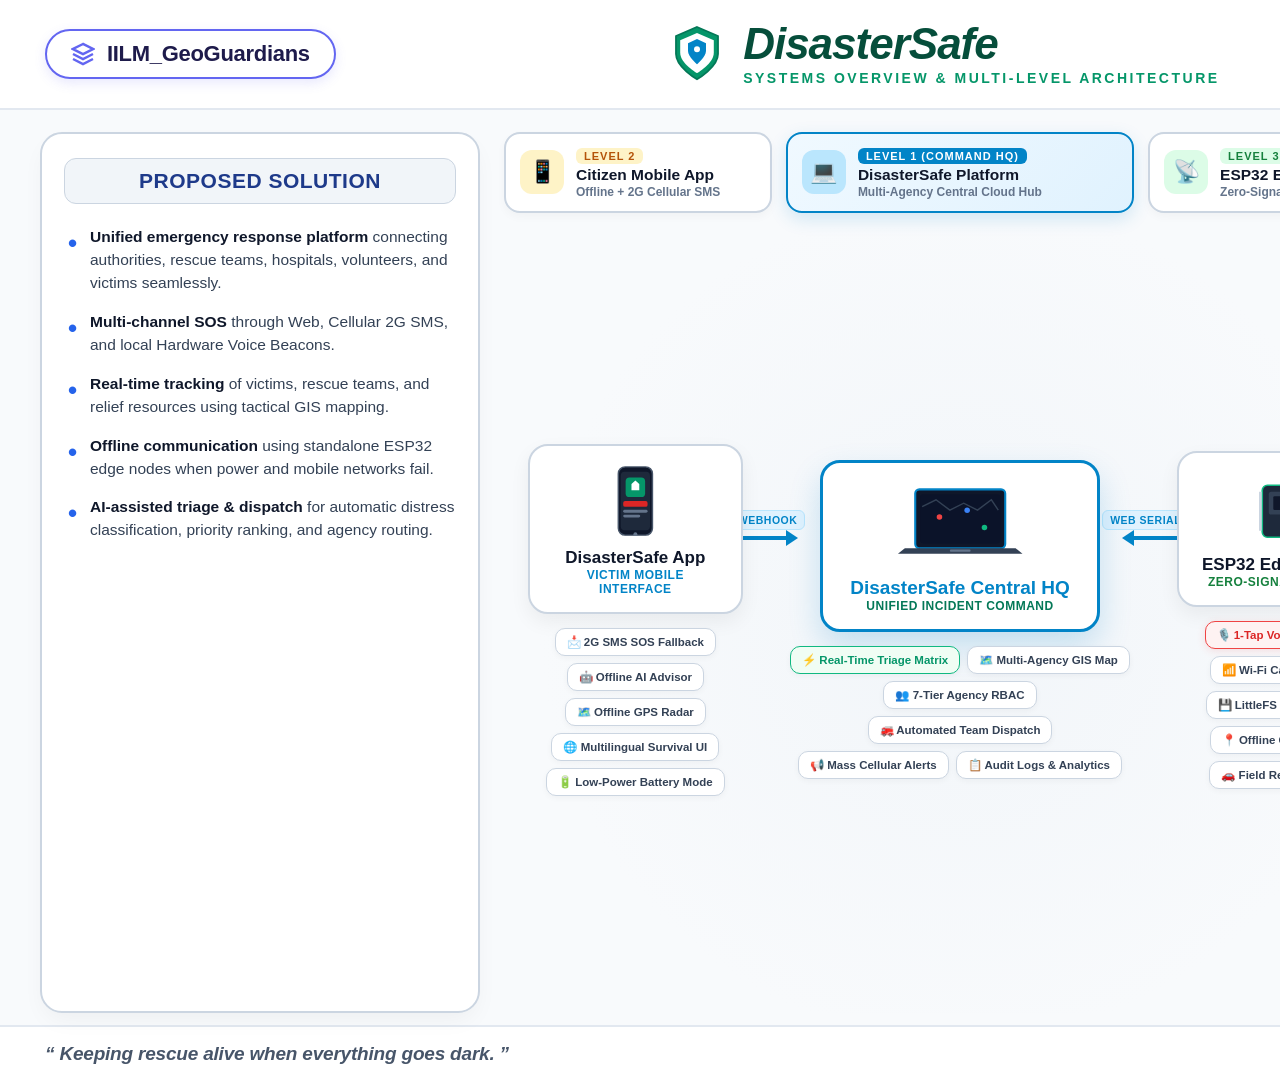
<file: Notes/slide2_render.html>
<!DOCTYPE html>
<html lang="en">
<head>
<meta charset="UTF-8">
<style>
  * { box-sizing: border-box; margin: 0; padding: 0; }
  body {
    width: 1920px;
    height: 1080px;
    background: #f8fafc;
    font-family: -apple-system, BlinkMacSystemFont, "Segoe UI", Roboto, "Helvetica Neue", Arial, sans-serif;
    color: #0f172a;
    overflow: hidden;
    position: relative;
  }

  /* TOP HEADER */
  .top-header {
    height: 110px;
    padding: 15px 45px;
    display: flex;
    align-items: center;
    justify-content: space-between;
    background: #ffffff;
    border-bottom: 2px solid #e2e8f0;
  }
  .team-badge {
    display: flex;
    align-items: center;
    gap: 12px;
    padding: 10px 24px;
    background: #ffffff;
    border: 2.5px solid #6366f1;
    border-radius: 999px;
    box-shadow: 0 4px 12px rgba(99, 102, 241, 0.15);
  }
  .team-badge span {
    font-size: 22px;
    font-weight: 800;
    color: #1e1b4b;
    letter-spacing: -0.3px;
  }
  .brand-center {
    display: flex;
    align-items: center;
    gap: 16px;
  }
  .brand-logo {
    width: 60px;
    height: 60px;
  }
  .brand-title {
    font-size: 44px;
    font-weight: 900;
    font-style: italic;
    color: #064e3b;
    letter-spacing: -1px;
    line-height: 1;
  }
  .brand-sub {
    font-size: 14px;
    font-weight: 800;
    color: #059669;
    text-transform: uppercase;
    letter-spacing: 2.5px;
    margin-top: 4px;
  }
  .sih-badge {
    display: flex;
    align-items: center;
    gap: 14px;
  }
  .sih-text {
    text-align: right;
  }
  .sih-text .title {
    font-size: 21px;
    font-weight: 900;
    color: #1f2937;
    letter-spacing: -0.5px;
  }
  .sih-text .sub {
    font-size: 14px;
    font-weight: 800;
    color: #e11d48;
    letter-spacing: 1.5px;
  }

  /* MAIN CONTENT LAYOUT */
  .main-layout {
    display: grid;
    grid-template-columns: 440px 1fr 440px;
    gap: 24px;
    padding: 22px 40px 12px;
    height: calc(1080px - 165px);
  }

  /* SIDE CARDS */
  .side-card {
    background: #ffffff;
    border-radius: 22px;
    border: 2px solid #cbd5e1;
    padding: 24px 22px;
    display: flex;
    flex-direction: column;
    box-shadow: 0 10px 25px -5px rgba(0, 0, 0, 0.05);
  }
  .card-header-pill {
    padding: 10px 16px;
    border-radius: 12px;
    background: #f1f5f9;
    border: 1.5px solid #cbd5e1;
    text-align: center;
    margin-bottom: 22px;
  }
  .card-header-pill h2 {
    font-size: 21px;
    font-weight: 800;
    color: #1e3a8a;
    text-transform: uppercase;
    letter-spacing: 0.5px;
  }
  .bullet-list {
    list-style: none;
    display: flex;
    flex-direction: column;
    gap: 16px;
  }
  .bullet-list li {
    font-size: 15.5px;
    line-height: 1.48;
    color: #334155;
    position: relative;
    padding-left: 26px;
  }
  .bullet-list li::before {
    content: "•";
    position: absolute;
    left: 4px;
    top: -2px;
    color: #2563eb;
    font-size: 26px;
    font-weight: 900;
  }
  .bullet-list strong {
    color: #0f172a;
    font-weight: 800;
  }

  /* CENTER ARCHITECTURE WORKSPACE */
  .center-workspace {
    display: flex;
    flex-direction: column;
    justify-content: space-between;
    position: relative;
  }

  /* TOP LEVEL PROGRESSION BAR */
  .level-strip {
    display: grid;
    grid-template-columns: 1fr 1.3fr 1fr;
    gap: 14px;
    margin-bottom: 14px;
  }
  .level-box {
    background: #ffffff;
    border-radius: 16px;
    border: 2px solid #cbd5e1;
    padding: 12px 14px;
    display: flex;
    align-items: center;
    gap: 12px;
    box-shadow: 0 4px 10px rgba(0,0,0,0.03);
  }
  .level-box.lvl-center {
    border-color: #0284c7;
    border-width: 2.5px;
    background: linear-gradient(135deg, #f0f9ff 0%, #e0f2fe 100%);
    box-shadow: 0 6px 18px rgba(2, 132, 199, 0.16);
  }
  .level-icon {
    width: 44px;
    height: 44px;
    border-radius: 12px;
    display: flex;
    align-items: center;
    justify-content: center;
    font-size: 22px;
    flex-shrink: 0;
  }
  .level-tag {
    font-size: 11px;
    font-weight: 900;
    text-transform: uppercase;
    letter-spacing: 1px;
    padding: 2px 8px;
    border-radius: 6px;
    display: inline-block;
    margin-bottom: 2px;
  }
  .level-title {
    font-size: 15.5px;
    font-weight: 800;
    color: #0f172a;
    line-height: 1.2;
  }
  .level-sub {
    font-size: 12px;
    font-weight: 600;
    color: #64748b;
  }

  /* 3-COLUMN ARCHITECTURE CANVAS */
  .nodes-canvas {
    display: grid;
    grid-template-columns: 1fr 1.35fr 1fr;
    gap: 16px;
    align-items: center;
    flex: 1;
    position: relative;
    background: radial-gradient(circle at center, rgba(241, 245, 249, 0.9) 0%, transparent 70%);
  }

  /* NODE CARDS */
  .node-col {
    display: flex;
    flex-direction: column;
    align-items: center;
    gap: 14px;
    position: relative;
    z-index: 2;
  }

  .device-card {
    background: #ffffff;
    border: 2px solid #cbd5e1;
    border-radius: 20px;
    padding: 16px 20px;
    display: flex;
    flex-direction: column;
    align-items: center;
    text-align: center;
    box-shadow: 0 8px 20px rgba(0,0,0,0.06);
    width: 215px;
  }
  .device-card.hub {
    width: 280px;
    border-color: #0284c7;
    border-width: 3.5px;
    box-shadow: 0 14px 32px rgba(2, 132, 199, 0.2);
    background: #ffffff;
  }
  .device-img {
    height: 78px;
    margin-bottom: 8px;
  }
  .device-card.hub .device-img {
    height: 90px;
  }
  .device-name {
    font-size: 17px;
    font-weight: 850;
    color: #0f172a;
  }
  .device-role {
    font-size: 12px;
    font-weight: 750;
    color: #0284c7;
    text-transform: uppercase;
    letter-spacing: 0.5px;
  }

  /* FLOATING FEATURE PILLS */
  .pills-group {
    display: flex;
    flex-wrap: wrap;
    gap: 7px;
    justify-content: center;
    max-width: 270px;
  }
  .feat-pill {
    background: #ffffff;
    border: 1.5px solid #cbd5e1;
    border-radius: 10px;
    padding: 6px 11px;
    font-size: 11.5px;
    font-weight: 750;
    color: #334155;
    display: flex;
    align-items: center;
    gap: 5px;
    box-shadow: 0 2px 6px rgba(0,0,0,0.04);
  }
  .feat-pill.voice-highlight {
    background: #fef2f2;
    border-color: #ef4444;
    color: #dc2626;
    font-weight: 850;
    box-shadow: 0 2px 8px rgba(239, 68, 68, 0.15);
  }
  .feat-pill.sync-highlight {
    background: #f0fdf4;
    border-color: #10b981;
    color: #059669;
    font-weight: 850;
  }

  /* DIRECTIONAL ARROWS OVERLAY */
  .arrow-connector {
    position: absolute;
    top: 36%;
    display: flex;
    flex-direction: column;
    align-items: center;
    z-index: 1;
  }
  .arrow-connector.left-to-center {
    left: 23%;
    width: 80px;
  }
  .arrow-connector.right-to-center {
    right: 23%;
    width: 80px;
  }
  .arrow-line {
    width: 100%;
    height: 4px;
    background: #0284c7;
    position: relative;
  }
  .arrow-line.to-right::after {
    content: "";
    position: absolute;
    right: -4px;
    top: -6px;
    border-top: 8px solid transparent;
    border-bottom: 8px solid transparent;
    border-left: 12px solid #0284c7;
  }
  .arrow-line.to-left::after {
    content: "";
    position: absolute;
    left: -4px;
    top: -6px;
    border-top: 8px solid transparent;
    border-bottom: 8px solid transparent;
    border-right: 12px solid #0284c7;
  }
  .arrow-label {
    font-size: 10.5px;
    font-weight: 850;
    color: #0284c7;
    text-transform: uppercase;
    letter-spacing: 0.5px;
    background: #e0f2fe;
    border: 1px solid #bae6fd;
    padding: 3px 7px;
    border-radius: 6px;
    margin-bottom: 6px;
    white-space: nowrap;
  }

  /* BOTTOM TAGLINE FOOTER */
  .bottom-footer {
    height: 55px;
    padding: 0 45px;
    display: flex;
    align-items: center;
    justify-content: space-between;
    background: #ffffff;
    border-top: 2px solid #e2e8f0;
  }
  .tagline-text {
    font-size: 19px;
    font-weight: 750;
    font-style: italic;
    color: #475569;
    letter-spacing: -0.2px;
  }
  .slide-num {
    font-size: 19px;
    font-weight: 900;
    color: #0284c7;
  }
</style>
</head>
<body>

  <!-- TOP HEADER -->
  <div class="top-header">
    <div class="team-badge">
      <svg width="24" height="24" viewBox="0 0 24 24" fill="none" stroke="#6366f1" stroke-width="2.5"><path d="M12 2L2 7l10 5 10-5-10-5zM2 17l10 5 10-5M2 12l10 5 10-5"/></svg>
      <span>IILM_GeoGuardians</span>
    </div>

    <div class="brand-center">
      <svg class="brand-logo" viewBox="0 0 100 100" fill="none">
        <path d="M50 5 L85 20 V50 C85 72 50 92 50 92 C50 92 15 72 15 50 V20 Z" fill="#059669" stroke="#047857" stroke-width="3"/>
        <path d="M50 15 L78 27 V48 C78 66 50 82 50 82 C50 82 22 66 22 48 V27 Z" fill="#ffffff"/>
        <path d="M50 25 L65 32 V45 C65 55 50 67 50 67 C50 67 35 55 35 45 V32 Z" fill="#0284c7"/>
        <circle cx="50" cy="42" r="5" fill="#ffffff"/>
      </svg>
      <div>
        <div class="brand-title">DisasterSafe</div>
        <div class="brand-sub">Systems Overview &amp; Multi-Level Architecture</div>
      </div>
    </div>

    <div class="sih-badge">
      <div class="sih-text">
        <div class="title">SMART INDIA HACKATHON</div>
        <div class="sub">2026 EDITION</div>
      </div>
      <svg width="44" height="44" viewBox="0 0 24 24" fill="none" stroke="#e11d48" stroke-width="2"><path d="M9.663 17h4.673M12 3v1m6.364 1.636l-.707.707M21 12h-1M4 12H3m3.343-5.657l-.707-.707m2.828 9.9a5 5 0 117.072 0l-.548.547A3.374 3.374 0 0014 18.469V19a2 2 0 11-4 0v-.531c0-.895-.356-1.754-.988-2.386l-.548-.547z"/></svg>
    </div>
  </div>

  <!-- MAIN WORKSPACE -->
  <div class="main-layout">

    <!-- LEFT CARD: PROPOSED SOLUTION -->
    <div class="side-card">
      <div class="card-header-pill">
        <h2>PROPOSED SOLUTION</h2>
      </div>
      <ul class="bullet-list">
        <li><strong>Unified emergency response platform</strong> connecting authorities, rescue teams, hospitals, volunteers, and victims seamlessly.</li>
        <li><strong>Multi-channel SOS</strong> through Web, Cellular 2G SMS, and local Hardware Voice Beacons.</li>
        <li><strong>Real-time tracking</strong> of victims, rescue teams, and relief resources using tactical GIS mapping.</li>
        <li><strong>Offline communication</strong> using standalone ESP32 edge nodes when power and mobile networks fail.</li>
        <li><strong>AI-assisted triage &amp; dispatch</strong> for automatic distress classification, priority ranking, and agency routing.</li>
      </ul>
    </div>

    <!-- CENTER ARCHITECTURE WORKSPACE (LEVEL 1 IN CENTER) -->
    <div class="center-workspace">

      <!-- 3-TIER PROGRESSION STRIP -->
      <div class="level-strip">
        <!-- LEVEL 2 (LEFT) -->
        <div class="level-box">
          <div class="level-icon" style="background:#fef3c7; color:#d97706;">📱</div>
          <div>
            <span class="level-tag" style="background:#fef3c7; color:#b45309;">LEVEL 2</span>
            <div class="level-title">Citizen Mobile App</div>
            <div class="level-sub">Offline + 2G Cellular SMS</div>
          </div>
        </div>

        <!-- LEVEL 1 (CENTER - PROMINENT) -->
        <div class="level-box lvl-center">
          <div class="level-icon" style="background:#bae6fd; color:#0284c7;">💻</div>
          <div>
            <span class="level-tag" style="background:#0284c7; color:#ffffff;">LEVEL 1 (COMMAND HQ)</span>
            <div class="level-title">DisasterSafe Platform</div>
            <div class="level-sub">Multi-Agency Central Cloud Hub</div>
          </div>
        </div>

        <!-- LEVEL 3 (RIGHT) -->
        <div class="level-box">
          <div class="level-icon" style="background:#dcfce7; color:#15803d;">📡</div>
          <div>
            <span class="level-tag" style="background:#dcfce7; color:#15803d;">LEVEL 3</span>
            <div class="level-title">ESP32 Edge Node</div>
            <div class="level-sub">Zero-Signal Local Wi-Fi Mesh</div>
          </div>
        </div>
      </div>

      <!-- NODES DIAGRAM CANVAS -->
      <div class="nodes-canvas">

        <!-- ARROWS -->
        <div class="arrow-connector left-to-center">
          <span class="arrow-label">SMS Webhook</span>
          <div class="arrow-line to-right"></div>
        </div>

        <div class="arrow-connector right-to-center">
          <span class="arrow-label">Web Serial / Sync</span>
          <div class="arrow-line to-left"></div>
        </div>

        <!-- NODE 1: CITIZEN MOBILE (LEFT) -->
        <div class="node-col">
          <div class="device-card">
            <svg class="device-img" viewBox="0 0 100 160" fill="none">
              <rect x="15" y="10" width="70" height="140" rx="14" fill="#0f172a" stroke="#475569" stroke-width="3"/>
              <rect x="20" y="20" width="60" height="120" rx="8" fill="#1e293b"/>
              <rect x="30" y="32" width="40" height="40" rx="8" fill="#059669"/>
              <path d="M42 45 L50 38 L58 45 V58 H42 Z" fill="#ffffff"/>
              <rect x="25" y="80" width="50" height="12" rx="4" fill="#dc2626"/>
              <rect x="25" y="98" width="50" height="6" rx="3" fill="#64748b"/>
              <rect x="25" y="108" width="35" height="6" rx="3" fill="#64748b"/>
              <circle cx="50" cy="148" r="4" fill="#64748b"/>
            </svg>
            <div class="device-name">DisasterSafe App</div>
            <div class="device-role">Victim Mobile Interface</div>
          </div>

          <div class="pills-group">
            <div class="feat-pill">📩 2G SMS SOS Fallback</div>
            <div class="feat-pill">🤖 Offline AI Advisor</div>
            <div class="feat-pill">🗺️ Offline GPS Radar</div>
            <div class="feat-pill">🌐 Multilingual Survival UI</div>
            <div class="feat-pill">🔋 Low-Power Battery Mode</div>
          </div>
        </div>

        <!-- NODE 2: LEVEL 1 CENTRAL COMMAND (CENTER) -->
        <div class="node-col">
          <div class="device-card hub">
            <svg class="device-img" viewBox="0 0 200 130" fill="none">
              <rect x="35" y="15" width="130" height="85" rx="6" fill="#0f172a" stroke="#0284c7" stroke-width="3"/>
              <rect x="42" y="22" width="116" height="71" rx="4" fill="#0b1329"/>
              <!-- Map screen UI -->
              <path d="M45 40 L65 30 L85 45 L105 35 L125 45 L145 30 L155 45" stroke="#334155" stroke-width="2" fill="none"/>
              <circle cx="70" cy="55" r="4" fill="#ef4444"/>
              <circle cx="110" cy="45" r="4" fill="#3b82f6"/>
              <circle cx="135" cy="70" r="4" fill="#10b981"/>
              <!-- Laptop base -->
              <path d="M20 100 L35 100 L165 100 L180 100 L190 108 H10 Z" fill="#334155"/>
              <rect x="85" y="102" width="30" height="3" rx="1.5" fill="#64748b"/>
            </svg>
            <div class="device-name" style="color:#0284c7; font-size:19px;">DisasterSafe Central HQ</div>
            <div class="device-role" style="color:#047857;">Unified Incident Command</div>
          </div>

          <div class="pills-group" style="max-width:340px;">
            <div class="feat-pill sync-highlight">⚡ Real-Time Triage Matrix</div>
            <div class="feat-pill">🗺️ Multi-Agency GIS Map</div>
            <div class="feat-pill">👥 7-Tier Agency RBAC</div>
            <div class="feat-pill">🚒 Automated Team Dispatch</div>
            <div class="feat-pill">📢 Mass Cellular Alerts</div>
            <div class="feat-pill">📋 Audit Logs &amp; Analytics</div>
          </div>
        </div>

        <!-- NODE 3: ESP32 EDGE BEACON (RIGHT) -->
        <div class="node-col">
          <div class="device-card">
            <svg class="device-img" viewBox="0 0 120 120" fill="none">
              <!-- ESP32 PCB -->
              <rect x="25" y="25" width="70" height="80" rx="8" fill="#1e293b" stroke="#10b981" stroke-width="2.5"/>
              <rect x="35" y="35" width="50" height="35" rx="4" fill="#334155"/>
              <rect x="42" y="42" width="36" height="21" rx="2" fill="#0f172a"/>
              <!-- Antenna -->
              <rect x="80" y="8" width="6" height="20" rx="2" fill="#475569"/>
              <circle cx="83" cy="8" r="3" fill="#10b981"/>
              <!-- Pin headers -->
              <rect x="20" y="35" width="4" height="60" fill="#cbd5e1"/>
              <rect x="96" y="35" width="4" height="60" fill="#cbd5e1"/>
            </svg>
            <div class="device-name">ESP32 Edge Beacon</div>
            <div class="device-role" style="color:#15803d;">Zero-Signal Hotspot</div>
          </div>

          <div class="pills-group">
            <div class="feat-pill voice-highlight">🎙️ 1-Tap Voice SOS Note</div>
            <div class="feat-pill">📶 Wi-Fi Captive Portal</div>
            <div class="feat-pill">💾 LittleFS Flash Ledger</div>
            <div class="feat-pill">📍 Offline GPS Beacon</div>
            <div class="feat-pill">🚗 Field Rescue Nodes</div>
          </div>
        </div>

      </div>

    </div>

    <!-- RIGHT CARD: HOW IT ADDRESSES THE PROBLEM -->
    <div class="side-card">
      <div class="card-header-pill">
        <h2>HOW IT ADDRESSES THE PROBLEM</h2>
      </div>
      <ul class="bullet-list">
        <li><strong>Connects multiple agencies</strong> (NDRF, Police, Fire, EMS, Volunteers) on a single synchronized tactical command map.</li>
        <li><strong>Enables faster SOS response</strong> and precise victim tracking with under 30-second alert latency.</li>
        <li><strong>Maintains communication</strong> during complete power grid, fiber, and 4G/5G mobile network collapse.</li>
        <li><strong>Optimizes resource allocation</strong> for rescue boats, ambulances, fire tenders, and relief supply stockpiles.</li>
        <li><strong>Empowers faster decision-making</strong> through automated multi-agency classification and AI triage.</li>
      </ul>
    </div>

  </div>

  <!-- BOTTOM TAGLINE FOOTER -->
  <div class="bottom-footer">
    <div class="tagline-text">“ Keeping rescue alive when everything goes dark. ”</div>
    <div class="slide-num">2</div>
  </div>

</body>
</html>
</file>
